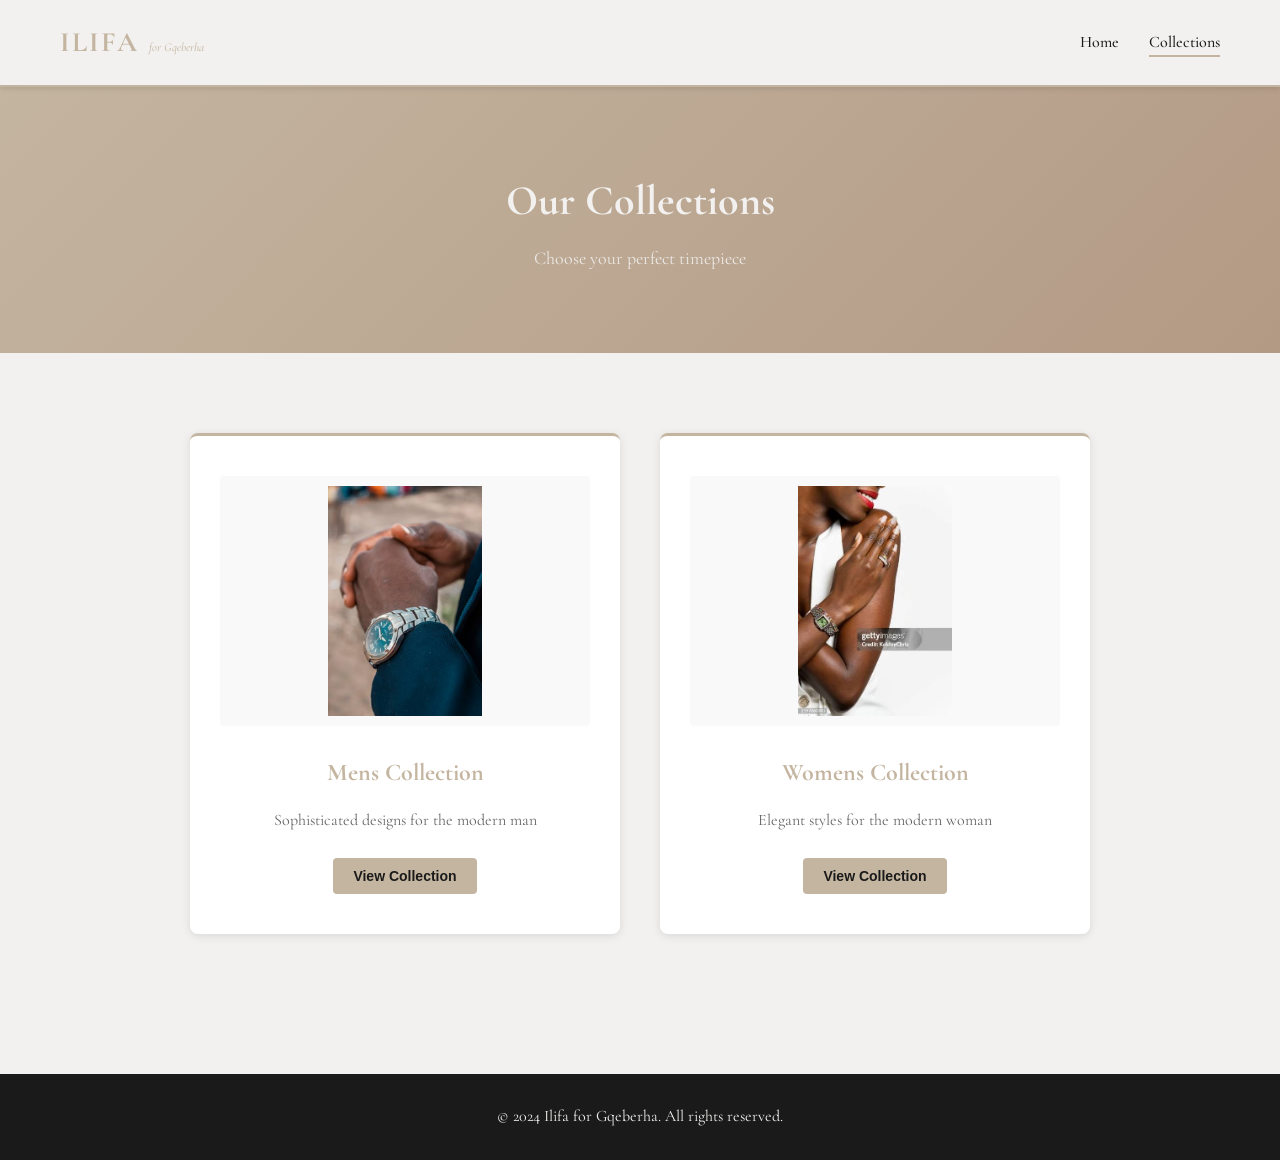
<file: Ilifa2 - Copy/collections.html>
<!DOCTYPE html>
<html lang="en">
<head>
    <meta charset="UTF-8">
    <meta name="viewport" content="width=device-width, initial-scale=1.0">
    <title>Collections - Ilifa for Gqeberha</title>
    <link rel="stylesheet" href="styles.css">
</head>
<body>
    <nav class="navbar">
        <div class="nav-container">
            <div class="nav-logo">
                <h1>ILIFA</h1>
                <p class="tagline">for Gqeberha</p>
            </div>
            <ul class="nav-menu">
                <li><a href="index.html">Home</a></li>
                <li><a href="collections.html" class="active">Collections</a></li>
            </ul>
        </div>
    </nav>

    <section class="collections-hero">
        <h2>Our Collections</h2>
        <p>Choose your perfect timepiece</p>
    </section>

    <section class="collection-selector">
        <div class="container">
            <div class="selector-grid">
                <a href="mens-collection.html" class="collection-card-link">
                    <div class="collection-card">
                        <img src="Mens collection cover.jpg" alt="Mens Collection" class="collection-card-image">
                        <h3>Mens Collection</h3>
                        <p>Sophisticated designs for the modern man</p>
                        <button class="btn btn-secondary">View Collection</button>
                    </div>
                </a>
                <a href="womens-collection.html" class="collection-card-link">
                    <div class="collection-card">
                        <img src="Womens Collection cover.jpg" alt="Womens Collection" class="collection-card-image">
                        <h3>Womens Collection</h3>
                        <p>Elegant styles for the modern woman</p>
                        <button class="btn btn-secondary">View Collection</button>
                    </div>
                </a>
            </div>
        </div>
    </section>

    <footer>
        <p>&copy; 2024 Ilifa for Gqeberha. All rights reserved.</p>
    </footer>
</body>
</html>
</file>
<file: Ilifa2 - Copy/styles.css>
@import url('https://fonts.googleapis.com/css2?family=Cormorant+Garamond:wght@300;400;500;600;700&display=swap');

* {
    margin: 0;
    padding: 0;
    box-sizing: border-box;
}

body {
    font-family: 'Cormorant Garamond', serif;
    background-color: #F2F1EF;
    color: #1A1A1A;
    line-height: 1.6;
}

/* Navigation */
.navbar {
    background-color: #F2F1EF;
    border-bottom: 2px solid #C4B5A0;
    sticky: top;
    position: sticky;
    top: 0;
    z-index: 100;
    box-shadow: 0 2px 5px rgba(0, 0, 0, 0.1);
}

.nav-container {
    max-width: 1200px;
    margin: 0 auto;
    padding: 20px;
    display: flex;
    justify-content: space-between;
    align-items: center;
}

.nav-logo {
    display: flex;
    align-items: baseline;
    gap: 10px;
}

.nav-logo h1 {
    font-size: 28px;
    font-weight: 700;
    color: #C4B5A0;
    letter-spacing: 2px;
}

.tagline {
    font-size: 12px;
    color: #C4B5A0;
    font-style: italic;
}

.nav-menu {
    display: flex;
    list-style: none;
    gap: 30px;
}

.nav-menu a {
    text-decoration: none;
    color: #1A1A1A;
    font-weight: 500;
    position: relative;
    transition: color 0.3s ease;
}

.nav-menu a::after {
    content: '';
    position: absolute;
    bottom: -5px;
    left: 0;
    width: 0;
    height: 2px;
    background-color: #C4B5A0;
    transition: width 0.3s ease;
}

.nav-menu a:hover::after,
.nav-menu a.active::after {
    width: 100%;
}

/* Container */
.container {
    max-width: 1200px;
    margin: 0 auto;
    padding: 0 20px;
}

/* Hero Section */
.hero {
    background: linear-gradient(135deg, #C4B5A0 0%, #b39a85 100%);
    color: #F2F1EF;
    padding: 120px 20px;
    text-align: center;
    min-height: 500px;
    display: flex;
    align-items: center;
    justify-content: center;
}

.hero-content h2 {
    font-size: 48px;
    font-weight: 700;
    margin-bottom: 15px;
    letter-spacing: 1px;
}

.hero-subtitle {
    font-size: 20px;
    margin-bottom: 30px;
    opacity: 0.9;
}

/* Collections Hero */
.collections-hero {
    background: linear-gradient(135deg, #C4B5A0 0%, #b39a85 100%);
    color: #F2F1EF;
    padding: 80px 20px;
    text-align: center;
}

.collections-hero h2 {
    font-size: 42px;
    font-weight: 700;
    margin-bottom: 10px;
}

.collections-hero p {
    font-size: 18px;
    opacity: 0.9;
}

/* Buttons */
.btn {
    padding: 12px 30px;
    font-size: 16px;
    font-weight: 600;
    border: none;
    border-radius: 4px;
    cursor: pointer;
    transition: all 0.3s ease;
    text-decoration: none;
    display: inline-block;
}

.btn-primary {
    background-color: #C4B5A0;
    color: #1A1A1A;
}

.btn-primary:hover {
    background-color: #b39a85;
    transform: translateY(-2px);
    box-shadow: 0 5px 15px rgba(196, 181, 160, 0.3);
}

.btn-secondary {
    background-color: #C4B5A0;
    color: #1A1A1A;
    padding: 10px 20px;
    font-size: 14px;
}

.btn-secondary:hover {
    background-color: #b39a85;
    transform: translateY(-2px);
}

/* About Section */
.about {
    padding: 80px 20px;
    text-align: center;
}

.about h2 {
    font-size: 36px;
    font-weight: 700;
    margin-bottom: 30px;
    color: #C4B5A0;
}

.about p {
    font-size: 16px;
    max-width: 700px;
    margin: 20px auto;
    line-height: 1.8;
}

/* Divider */
.divider {
    width: 60px;
    height: 2px;
    background-color: #C4B5A0;
    margin: 30px auto;
}

/* Collection Selector */
.collection-selector {
    padding: 80px 20px;
}

.selector-grid {
    display: grid;
    grid-template-columns: repeat(auto-fit, minmax(350px, 1fr));
    gap: 40px;
    max-width: 900px;
    margin: 0 auto;
}

.collection-card-link {
    text-decoration: none;
    color: inherit;
}

.collection-card {
    background: white;
    padding: 40px 30px;
    border-radius: 8px;
    text-align: center;
    cursor: pointer;
    transition: all 0.3s ease;
    box-shadow: 0 2px 10px rgba(0, 0, 0, 0.1);
    border-top: 3px solid #C4B5A0;
}

.collection-card:hover {
    transform: translateY(-5px);
    box-shadow: 0 10px 25px rgba(196, 181, 160, 0.2);
}

.collection-icon {
    font-size: 60px;
    margin-bottom: 20px;
}

.collection-card h3 {
    font-size: 24px;
    margin-bottom: 15px;
    color: #C4B5A0;
}

.collection-card p {
    color: #666;
    margin-bottom: 25px;
}

/* Products Grid */
.products-section {
    padding: 60px 20px;
}

.products-section h2 {
    text-align: center;
    font-size: 32px;
    margin-bottom: 50px;
    color: #C4B5A0;
}

.products-grid {
    display: grid;
    grid-template-columns: repeat(auto-fit, minmax(300px, 1fr));
    gap: 30px;
    max-width: 1200px;
    margin: 0 auto;
}

.product-card {
    background: white;
    border-radius: 8px;
    overflow: hidden;
    box-shadow: 0 2px 10px rgba(0, 0, 0, 0.1);
    transition: all 0.3s ease;
    cursor: pointer;
}

.product-card:hover {
    transform: translateY(-8px);
    box-shadow: 0 10px 25px rgba(196, 181, 160, 0.2);
}

.product-card.expanded {
    cursor: default;
}

.product-image {
    width: 100%;
    height: 300px;
    background: linear-gradient(135deg, #E8E8E8 0%, #D0D0D0 100%);
    display: flex;
    align-items: center;
    justify-content: center;
    font-size: 80px;
    border-bottom: 2px solid #C4B5A0;
    object-fit: cover;
}

.product-image-img {
    width: 100%;
    height: 300px;
    object-fit: contain;
    object-position: center;
    background-color: #f9f9f9;
    border-bottom: 2px solid #C4B5A0;
    display: block;
    padding: 15px;
    box-sizing: border-box;
}

.collection-card-image {
    width: 100%;
    height: 250px;
    object-fit: contain;
    object-position: center;
    background-color: #f9f9f9;
    margin-bottom: 20px;
    border-radius: 4px;
    padding: 10px;
    box-sizing: border-box;
}

.product-info {
    padding: 25px;
}

.product-card.expanded .product-info {
    padding: 25px;
}

.product-edition {
    display: inline-block;
    background-color: #C4B5A0;
    color: #1A1A1A;
    padding: 4px 12px;
    border-radius: 3px;
    font-size: 11px;
    font-weight: 600;
    letter-spacing: 1px;
    margin-bottom: 15px;
}

.product-name {
    font-size: 22px;
    font-weight: 700;
    margin-bottom: 10px;
    color: #1A1A1A;
}

.product-price {
    font-size: 24px;
    font-weight: 700;
    color: #C4B5A0;
    margin-bottom: 15px;
}

.product-description {
    color: #666;
    font-size: 14px;
    margin-bottom: 20px;
    line-height: 1.6;
}

.product-detail-description {
    color: #666;
    line-height: 1.8;
    margin-bottom: 20px;
    font-size: 14px;
}

.product-features {
    margin-top: 20px;
    padding-top: 20px;
    border-top: 1px solid #C4B5A0;
}

.product-features h4 {
    font-size: 16px;
    color: #C4B5A0;
    margin-bottom: 12px;
}

.product-features ul {
    list-style: none;
    padding-left: 0;
}

.product-features li {
    padding: 8px 0;
    color: #666;
}

.product-features li:before {
    content: "✓ ";
    color: #C4B5A0;
    font-weight: 700;
    margin-right: 8px;
}

/* Back to Collections Button */
.back-to-collections {
    background-color: #C4B5A0;
    color: #1A1A1A;
    margin-top: 20px;
    width: 100%;
}

.back-section {
    text-align: center;
    padding: 40px 20px;
}

.back-section .btn {
    display: inline-block;
}

/* Footer */
footer {
    background-color: #1A1A1A;
    color: #F2F1EF;
    text-align: center;
    padding: 30px 20px;
    margin-top: 60px;
}

/* Cart Page */
.cart-section {
    padding: 60px 20px;
}

.cart-container {
    display: grid;
    grid-template-columns: 2fr 1fr;
    gap: 40px;
    max-width: 1200px;
    margin: 0 auto;
}

.cart-items {
    background: white;
    padding: 30px;
    border-radius: 8px;
    box-shadow: 0 2px 10px rgba(0, 0, 0, 0.1);
}

.cart-items h3 {
    font-size: 24px;
    color: #C4B5A0;
    margin-bottom: 25px;
    border-bottom: 2px solid #C4B5A0;
    padding-bottom: 15px;
}

.cart-item {
    display: flex;
    justify-content: space-between;
    align-items: center;
    padding: 20px 0;
    border-bottom: 1px solid #eee;
}

.cart-item:last-child {
    border-bottom: none;
}

.item-details h4 {
    font-size: 20px;
    color: #1A1A1A;
    margin-bottom: 5px;
}

.item-collection {
    font-size: 12px;
    color: #999;
}

.item-price {
    font-size: 22px;
    font-weight: 700;
    color: #C4B5A0;
    margin: 0 30px;
}

.remove-btn {
    background-color: #f0f0f0;
    color: #666;
    border: none;
    padding: 8px 15px;
    border-radius: 4px;
    text-decoration: none;
    font-size: 12px;
    cursor: pointer;
    transition: all 0.3s ease;
}

.remove-btn:hover {
    background-color: #e0e0e0;
    color: #333;
}

.empty-cart {
    text-align: center;
    padding: 40px 20px;
    color: #999;
}

.empty-cart a {
    color: #C4B5A0;
    font-weight: 600;
}

.cart-summary {
    background: white;
    padding: 30px;
    border-radius: 8px;
    box-shadow: 0 2px 10px rgba(0, 0, 0, 0.1);
    height: fit-content;
}

.cart-summary h3 {
    font-size: 24px;
    color: #C4B5A0;
    margin-bottom: 25px;
    border-bottom: 2px solid #C4B5A0;
    padding-bottom: 15px;
}

.summary-item {
    display: flex;
    justify-content: space-between;
    padding: 12px 0;
    border-bottom: 1px solid #eee;
    font-size: 14px;
}

.summary-total {
    display: flex;
    justify-content: space-between;
    padding: 20px 0 0 0;
    font-size: 18px;
    font-weight: 700;
    color: #C4B5A0;
}

.btn-full {
    width: 100%;
    margin-top: 15px;
    display: block;
    text-align: center;
}

/* Checkout Page */
.checkout-section {
    padding: 60px 20px;
}

.checkout-container {
    display: grid;
    grid-template-columns: 2fr 1fr;
    gap: 40px;
    max-width: 1200px;
    margin: 0 auto;
}

.checkout-form-wrapper {
    background: white;
    padding: 40px;
    border-radius: 8px;
    box-shadow: 0 2px 10px rgba(0, 0, 0, 0.1);
}

.checkout-form-wrapper h3 {
    font-size: 22px;
    color: #C4B5A0;
    margin-bottom: 25px;
    border-bottom: 2px solid #C4B5A0;
    padding-bottom: 15px;
}

.checkout-form {
    display: flex;
    flex-direction: column;
}

.form-group {
    margin-bottom: 20px;
}

.form-group label {
    display: block;
    margin-bottom: 8px;
    color: #1A1A1A;
    font-weight: 500;
    font-size: 14px;
}

.form-group input {
    width: 100%;
    padding: 12px;
    border: 1px solid #ddd;
    border-radius: 4px;
    font-family: 'Cormorant Garamond', serif;
    font-size: 16px;
    transition: border-color 0.3s ease;
    box-sizing: border-box;
}

.form-group input:focus {
    outline: none;
    border-color: #C4B5A0;
    box-shadow: 0 0 0 3px rgba(196, 181, 160, 0.1);
}

.form-row {
    display: grid;
    grid-template-columns: 1fr 1fr;
    gap: 20px;
}

.form-divider {
    height: 1px;
    background-color: #C4B5A0;
    margin: 30px 0;
}

.form-checkbox {
    display: flex;
    align-items: center;
    margin: 30px 0;
}

.form-checkbox input[type="checkbox"] {
    width: auto;
    margin-right: 12px;
    cursor: pointer;
}

.form-checkbox label {
    margin: 0;
    cursor: pointer;
    font-size: 14px;
}

.checkout-summary {
    background: white;
    padding: 30px;
    border-radius: 8px;
    box-shadow: 0 2px 10px rgba(0, 0, 0, 0.1);
    height: fit-content;
}

.checkout-summary h3 {
    font-size: 22px;
    color: #C4B5A0;
    margin-bottom: 25px;
    border-bottom: 2px solid #C4B5A0;
    padding-bottom: 15px;
}

.summary-item-detail {
    display: flex;
    justify-content: space-between;
    align-items: flex-start;
    padding: 20px 0;
    border-bottom: 1px solid #eee;
}

.summary-item-detail h4 {
    font-size: 18px;
    color: #1A1A1A;
    margin: 0 0 5px 0;
}

.summary-item-detail .item-collection {
    font-size: 12px;
    color: #999;
    margin: 0;
}

.summary-item-detail .item-price {
    text-align: right;
    margin: 0;
}

.checkout-summary .summary-total {
    padding: 20px 0 0 0;
    border-top: 2px solid #C4B5A0;
    margin-top: 20px;
}

/* Responsive */
@media (max-width: 768px) {
    .nav-menu {
        gap: 15px;
    }

    .hero-content h2 {
        font-size: 36px;
    }

    .products-grid {
        grid-template-columns: 1fr;
    }

    .selector-grid {
        grid-template-columns: 1fr;
    }

    .collections-hero h2 {
        font-size: 32px;
    }

    .about h2 {
        font-size: 28px;
    }

    .cart-container {
        grid-template-columns: 1fr;
    }

    .checkout-container {
        grid-template-columns: 1fr;
    }

    .form-row {
        grid-template-columns: 1fr;
    }

    .cart-item {
        flex-direction: column;
        align-items: flex-start;
        text-align: left;
    }

    .item-price {
        margin: 15px 0;
    }
}
</file>
